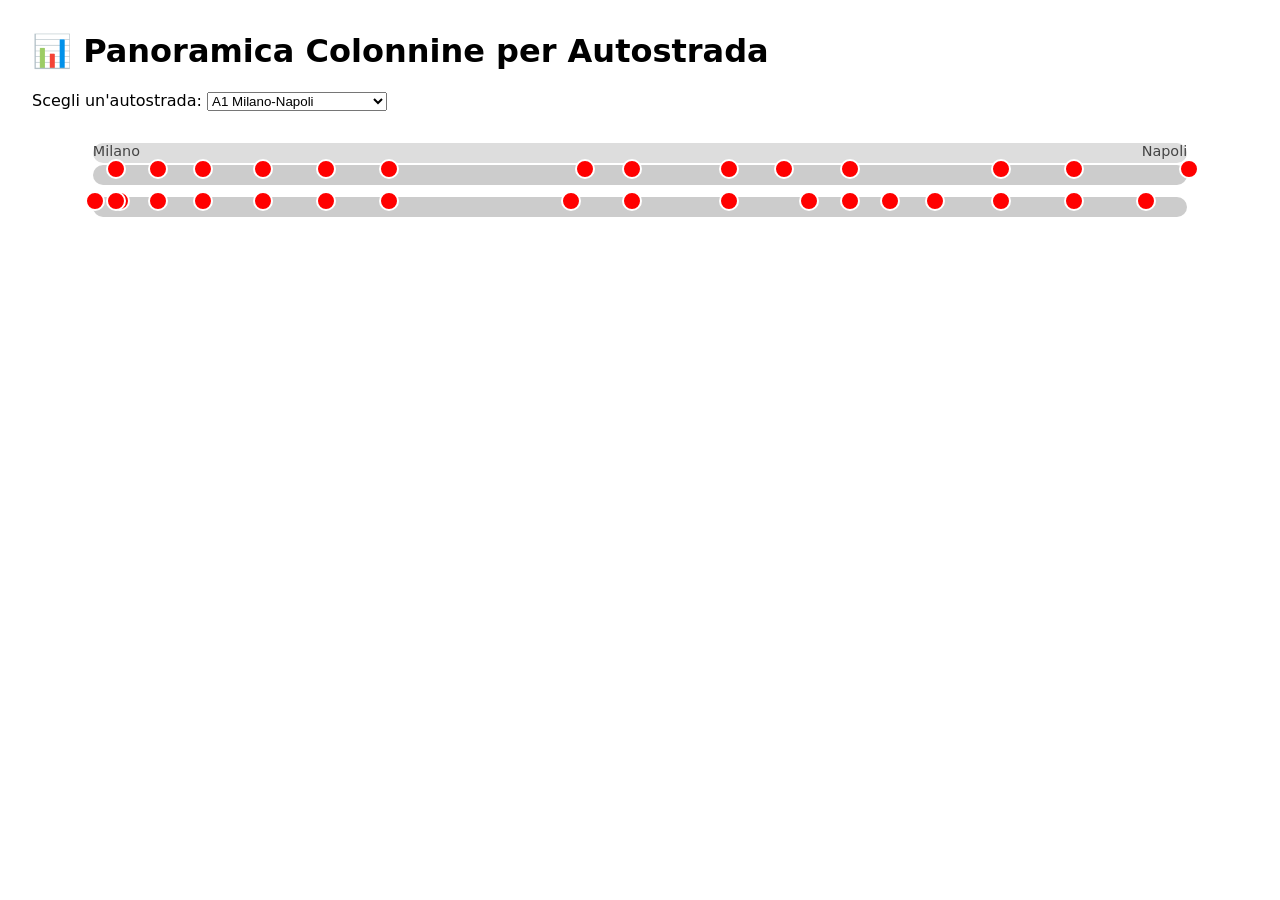
<file: autostrade.html>
<!DOCTYPE html>
<html lang="it">
<head>
  <meta charset="UTF-8">
  <title>Panoramica Autostrade</title>
  <link rel="icon" type="image/png" sizes="32x32" href="img/favicon-32.png" />
  <style>
    body { font-family: system-ui, -apple-system, sans-serif; margin: 2em; }
    #visual-bar-container {
      margin: 2em auto;
      max-width: 90%;
      height: 20px;
      background: #ddd;
      position: relative;
      border-radius: 10px;
    }
    #visual-bar-labels {
      display: flex;
      justify-content: space-between;
      margin-bottom: 6px;
      font-size: 0.9em;
      color: #444;
      background: transparent;
    }
    .visual-bar {
      height: 20px;
      background: #ccc;
      position: relative;
      border-radius: 10px;
      margin-bottom: 12px;
    }
    .marker-icon {
      position: absolute;
      top: -6px;
      width: 16px;
      height: 16px;
      background: red;
      border-radius: 50%;
      border: 2px solid white;
    }
  </style>
</head>
<body>
  <h1>📊 Panoramica Colonnine per Autostrada</h1>

  <label for="autostradaSelect">Scegli un'autostrada:</label>
  <select id="autostradaSelect"></select>

  <div id="visual-bar-container">
    <div id="visual-bar-labels">
      <span id="label-inizio"></span>
      <span id="label-fine"></span>
    </div>
    <div id="visual-bar-top" class="visual-bar"></div>
    <div id="visual-bar-bottom" class="visual-bar"></div>
  </div>

  <script type="module" src="js/pages/autostrade.js"></script>
</body>
</html>
</file>
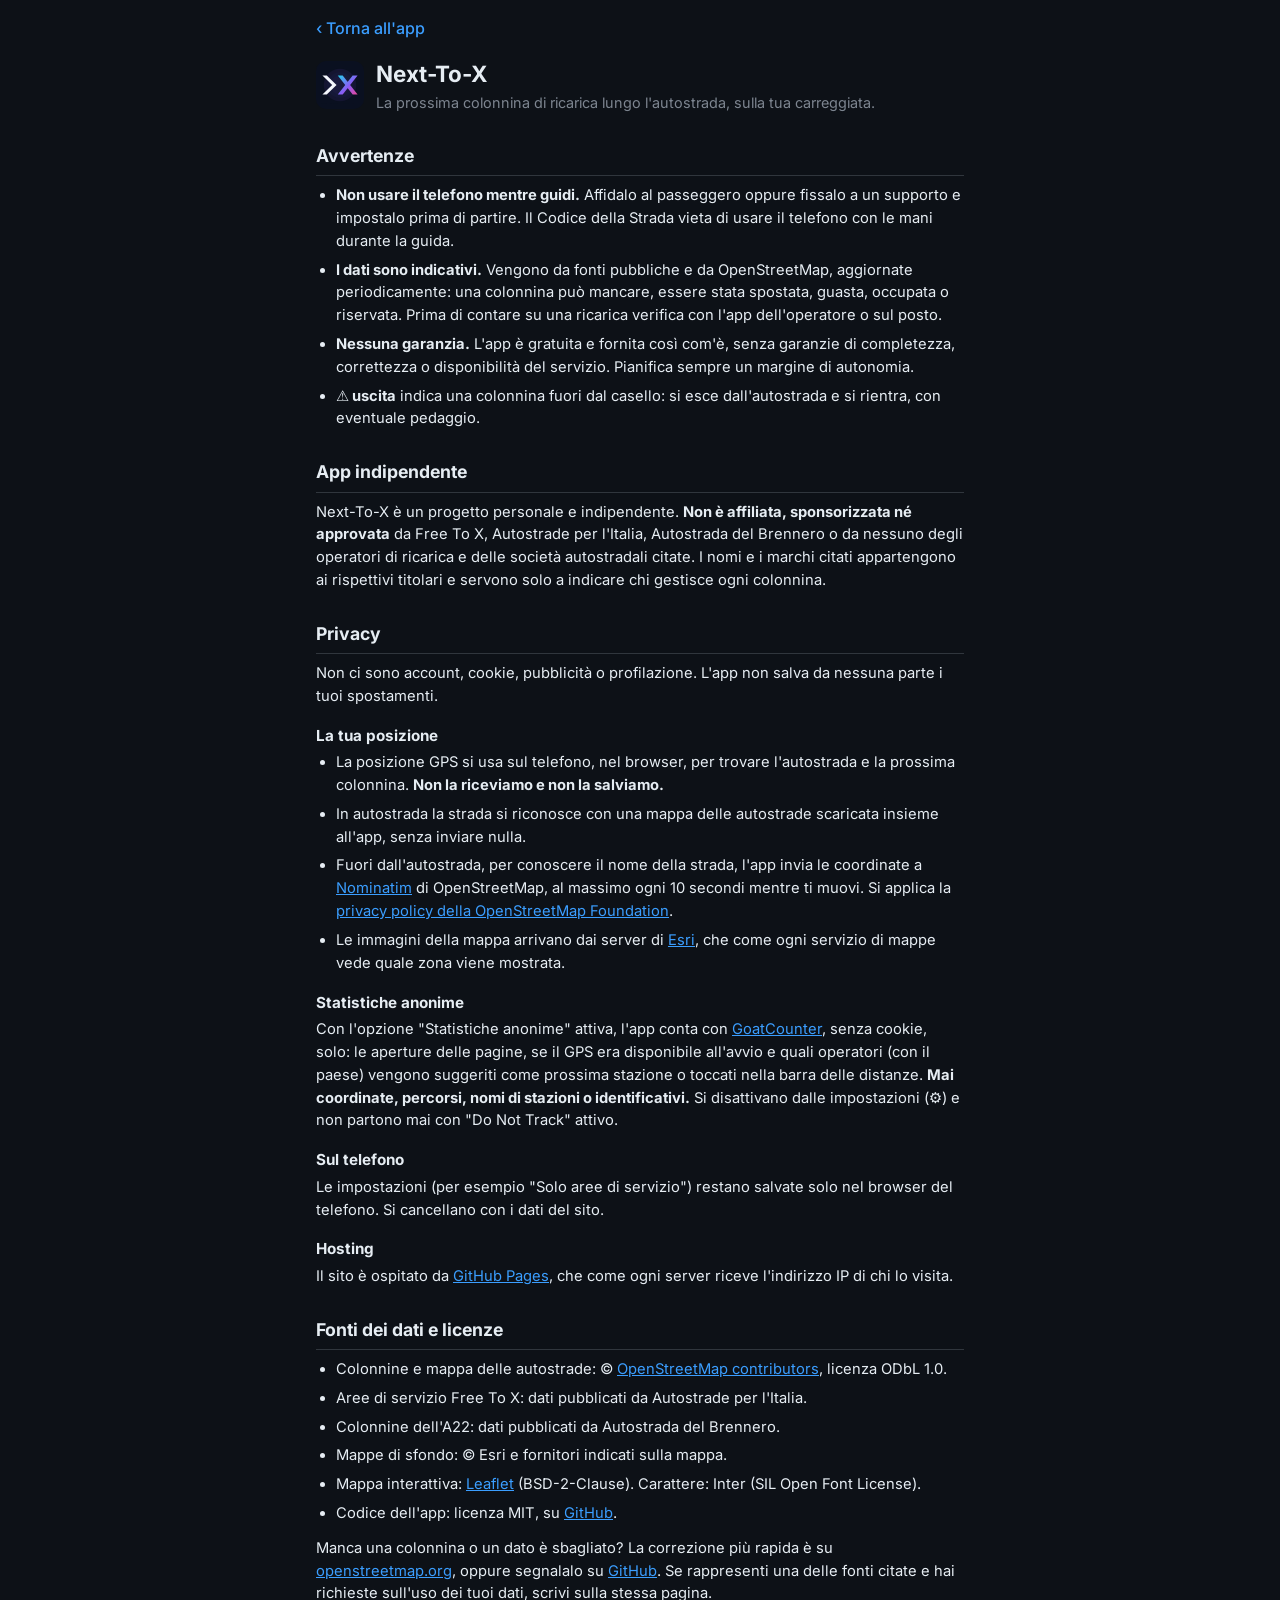
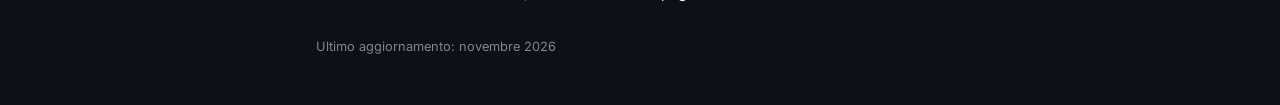
<file: info.html>
<!DOCTYPE html>
<html lang="it">
<head>
  <meta charset="UTF-8" />
  <meta name="viewport" content="width=device-width, initial-scale=1.0" />
  <title>Info e privacy – Next-To-X</title>
  <link rel="icon" type="image/png" sizes="32x32" href="img/favicon-32.png" />
  <link rel="apple-touch-icon" href="img/apple-touch-icon.png" />
  <meta name="theme-color" content="#0d1117" />
  <link rel="stylesheet" href="css/app.css" />
</head>
<body class="pagina-info">
<main>
  <a class="torna" href="./">‹ Torna all'app</a>

  <header>
    <img src="img/icona-192.png" alt="" width="48" height="48" />
    <div>
      <h1>Next-To-X</h1>
      <p>La prossima colonnina di ricarica lungo l'autostrada, sulla tua carreggiata.</p>
    </div>
  </header>

  <section id="uso">
    <h2>Avvertenze</h2>
    <ul>
      <li><strong>Non usare il telefono mentre guidi.</strong> Affidalo al passeggero oppure fissalo a un supporto e impostalo prima di partire. Il Codice della Strada vieta di usare il telefono con le mani durante la guida.</li>
      <li><strong>I dati sono indicativi.</strong> Vengono da fonti pubbliche e da OpenStreetMap, aggiornate periodicamente: una colonnina può mancare, essere stata spostata, guasta, occupata o riservata. Prima di contare su una ricarica verifica con l'app dell'operatore o sul posto.</li>
      <li><strong>Nessuna garanzia.</strong> L'app è gratuita e fornita così com'è, senza garanzie di completezza, correttezza o disponibilità del servizio. Pianifica sempre un margine di autonomia.</li>
      <li><strong>⚠️ uscita</strong> indica una colonnina fuori dal casello: si esce dall'autostrada e si rientra, con eventuale pedaggio.</li>
    </ul>
  </section>

  <section id="indipendenza">
    <h2>App indipendente</h2>
    <p>Next-To-X è un progetto personale e indipendente. <strong>Non è affiliata, sponsorizzata né approvata</strong> da Free To X, Autostrade per l'Italia, Autostrada del Brennero o da nessuno degli operatori di ricarica e delle società autostradali citate. I nomi e i marchi citati appartengono ai rispettivi titolari e servono solo a indicare chi gestisce ogni colonnina.</p>
  </section>

  <section id="privacy">
    <h2>Privacy</h2>
    <p>Non ci sono account, cookie, pubblicità o profilazione. L'app non salva da nessuna parte i tuoi spostamenti.</p>
    <h3>La tua posizione</h3>
    <ul>
      <li>La posizione GPS si usa sul telefono, nel browser, per trovare l'autostrada e la prossima colonnina. <strong>Non la riceviamo e non la salviamo.</strong></li>
      <li>In autostrada la strada si riconosce con una mappa delle autostrade scaricata insieme all'app, senza inviare nulla.</li>
      <li>Fuori dall'autostrada, per conoscere il nome della strada, l'app invia le coordinate a <a href="https://nominatim.org/">Nominatim</a> di OpenStreetMap, al massimo ogni 10 secondi mentre ti muovi. Si applica la <a href="https://osmfoundation.org/wiki/Privacy_Policy">privacy policy della OpenStreetMap Foundation</a>.</li>
      <li>Le immagini della mappa arrivano dai server di <a href="https://www.esri.com/">Esri</a>, che come ogni servizio di mappe vede quale zona viene mostrata.</li>
    </ul>
    <h3>Statistiche anonime</h3>
    <p>Con l'opzione "Statistiche anonime" attiva, l'app conta con <a href="https://www.goatcounter.com/">GoatCounter</a>, senza cookie, solo: le aperture delle pagine, se il GPS era disponibile all'avvio e quali operatori (con il paese) vengono suggeriti come prossima stazione o toccati nella barra delle distanze. <strong>Mai coordinate, percorsi, nomi di stazioni o identificativi.</strong> Si disattivano dalle impostazioni (⚙) e non partono mai con "Do Not Track" attivo.</p>
    <h3>Sul telefono</h3>
    <p>Le impostazioni (per esempio "Solo aree di servizio") restano salvate solo nel browser del telefono. Si cancellano con i dati del sito.</p>
    <h3>Hosting</h3>
    <p>Il sito è ospitato da <a href="https://docs.github.com/it/site-policy/privacy-policies/github-general-privacy-statement">GitHub Pages</a>, che come ogni server riceve l'indirizzo IP di chi lo visita.</p>
  </section>

  <section id="fonti">
    <h2>Fonti dei dati e licenze</h2>
    <ul>
      <li>Colonnine e mappa delle autostrade: © <a href="https://www.openstreetmap.org/copyright">OpenStreetMap contributors</a>, licenza ODbL 1.0.</li>
      <li>Aree di servizio Free To X: dati pubblicati da Autostrade per l'Italia.</li>
      <li>Colonnine dell'A22: dati pubblicati da Autostrada del Brennero.</li>
      <li>Mappe di sfondo: © Esri e fornitori indicati sulla mappa.</li>
      <li>Mappa interattiva: <a href="https://leafletjs.com/">Leaflet</a> (BSD-2-Clause). Carattere: Inter (SIL Open Font License).</li>
      <li>Codice dell'app: licenza MIT, su <a href="https://github.com/epydemia/Next-To-X">GitHub</a>.</li>
    </ul>
    <p>Manca una colonnina o un dato è sbagliato? La correzione più rapida è su <a href="https://www.openstreetmap.org">openstreetmap.org</a>, oppure segnalalo su <a href="https://github.com/epydemia/Next-To-X/issues">GitHub</a>. Se rappresenti una delle fonti citate e hai richieste sull'uso dei tuoi dati, scrivi sulla stessa pagina.</p>
  </section>

  <p class="aggiornato">Ultimo aggiornamento: novembre 2026</p>
</main>
</body>
</html>
</file>
<file: css/app.css>
/* Inter servito dal sito (non da Google Fonts: nessuna richiesta a terzi). SIL OFL 1.1, font/OFL.txt */
@font-face {
  font-family: 'Inter';
  font-style: normal;
  font-display: swap;
  font-weight: 100 900;
  src: url(font/inter-latin-wght-normal.woff2) format('woff2');
  unicode-range: U+0000-00FF,U+0131,U+0152-0153,U+02BB-02BC,U+02C6,U+02DA,U+02DC,U+0304,U+0308,U+0329,U+2000-206F,U+20AC,U+2122,U+2191,U+2193,U+2212,U+2215,U+FEFF,U+FFFD;
}
@font-face {
  font-family: 'Inter';
  font-style: normal;
  font-display: swap;
  font-weight: 100 900;
  src: url(font/inter-latin-ext-wght-normal.woff2) format('woff2');
  unicode-range: U+0100-02BA,U+02BD-02C5,U+02C7-02CC,U+02CE-02D7,U+02DD-02FF,U+0304,U+0308,U+0329,U+1D00-1DBF,U+1E00-1E9F,U+1EF2-1EFF,U+2020,U+20A0-20AB,U+20AD-20C0,U+2113,U+2C60-2C7F,U+A720-A7FF;
}

*, *::before, *::after { box-sizing: border-box; margin: 0; padding: 0; }

:root {
  --bg: #0d1117;
  --surface: #161b22;
  --surface2: #21262d;
  --border: #30363d;
  --text: #e6edf3;
  --muted: #7d8590;
  --green: #00c853;
  --amber: #f59e0b;
  --red: #ef4444;
  --blue: #3b9eff;
}

body {
  font-family: 'Inter', system-ui, -apple-system, sans-serif;
  background: var(--bg);
  color: var(--text);
  height: 100dvh;
  display: flex;
  flex-direction: column;
  overflow: hidden;
  -webkit-tap-highlight-color: transparent;
}

/* ── Options panel ──────────────────────────────── */
#options-panel {
  position: fixed;
  top: 0;
  bottom: 0;
  right: -100%;
  width: min(300px, 85vw);
  background: var(--surface);
  border-left: 1px solid var(--border);
  box-shadow: -8px 0 32px rgba(0,0,0,.5);
  transition: right .25s ease;
  z-index: 2000;
  display: flex;
  flex-direction: column;
  overflow-y: auto;
}
#options-panel.open { right: 0; }

#options-header {
  display: flex;
  align-items: center;
  justify-content: space-between;
  padding: 20px 16px 16px;
  border-bottom: 1px solid var(--border);
  font-weight: 600;
}

#options-brand { display: flex; align-items: center; gap: 10px; }
#options-brand img { border-radius: 8px; }
#options-app { font-weight: 700; letter-spacing: .02em; }
#options-title { font-size: .8em; font-weight: 500; color: var(--muted); }

#options-close {
  background: none;
  border: none;
  color: var(--muted);
  font-size: 1.1em;
  cursor: pointer;
  padding: 6px 10px;
  border-radius: 6px;
  line-height: 1;
}
#options-close:active { background: var(--surface2); }

.setting-row[hidden] { display: none; }
.setting-row {
  display: flex;
  align-items: center;
  padding: 16px;
  border-bottom: 1px solid var(--border);
  cursor: pointer;
  gap: 12px;
  user-select: none;
  min-height: 56px;
}
.setting-label { flex: 1; font-size: .95em; }
.setting-link { color: var(--text); text-decoration: none; }
.setting-link span[aria-hidden] { color: var(--muted); font-size: 1.3em; }
.setting-hint { padding: 8px 16px 4px; font-size: .8em; color: var(--muted); }

/* Toggle switch */
.toggle-input { display: none; }
.toggle-track {
  flex-shrink: 0;
  width: 44px;
  height: 24px;
  background: var(--border);
  border-radius: 12px;
  position: relative;
  transition: background .2s;
}
.toggle-track::after {
  content: '';
  position: absolute;
  top: 3px;
  left: 3px;
  width: 18px;
  height: 18px;
  background: white;
  border-radius: 50%;
  transition: transform .2s;
}
.toggle-input:checked + .toggle-track { background: var(--green); }
.toggle-input:checked + .toggle-track::after { transform: translateX(20px); }

#csv-debug-section {
  padding: 4px 16px 12px;
  border-bottom: 1px solid var(--border);
}
#csv-debug-section input[type="file"] { width: 100%; font-size: .85em; color: var(--muted); }
#csvStatus { font-size: .8em; margin-top: 4px; color: var(--green); }

/* Cursore della simulazione: sotto l'HUD, a sinistra della barra distanze verticale */
#sim-cursore[hidden] { display: none; }
#sim-cursore {
  position: absolute;
  top: 64px;
  left: 10px;
  right: 84px;
  z-index: 1000;
  display: flex;
  align-items: center;
  gap: 10px;
  padding: 8px 12px;
  background: rgba(13,17,23,.8);
  border: 1px solid var(--border);
  border-radius: 10px;
}
#simSlider { flex: 1; min-width: 0; accent-color: var(--green); }
#simTempo { font-size: .75em; color: var(--muted); font-variant-numeric: tabular-nums; white-space: nowrap; }

/* ── Map wrapper ────────────────────────────────── */
#map-wrapper {
  flex: 1;
  position: relative;
  overflow: hidden;
  min-height: 0;
}

/* fallback per browser che non supportano 100dvh */
@supports not (height: 100dvh) {
  body { height: 100vh; }
}

#map { width: 100%; height: 100%; }

/* HUD overlay – top */
#hud-top {
  position: absolute;
  top: 0;
  left: 0;
  right: 0;
  z-index: 1000;
  display: flex;
  align-items: center;
  gap: 10px;
  /* a sinistra lascia spazio ai tasti dello zoom di Leaflet */
  padding: 14px 14px 36px 56px;
  background: linear-gradient(to bottom,
    rgba(0,0,0,.75) 0%,
    rgba(0,0,0,.35) 60%,
    transparent 100%);
  pointer-events: none;
}
#hud-top > * { pointer-events: auto; }

#strada {
  flex: 1;
  font-size: 1em;
  font-weight: 600;
  color: white;
  text-shadow: 0 1px 4px rgba(0,0,0,.6);
  white-space: nowrap;
  overflow: hidden;
  text-overflow: ellipsis;
}

#direzione {
  font-size: .85em;
  color: rgba(255,255,255,.85);
  text-shadow: 0 1px 3px rgba(0,0,0,.6);
  white-space: nowrap;
  flex-shrink: 0;
}

#options-toggle {
  width: 40px;
  height: 40px;
  background: rgba(0,0,0,.5);
  border: 1px solid rgba(255,255,255,.2);
  border-radius: 50%;
  color: white;
  font-size: 17px;
  cursor: pointer;
  display: flex;
  align-items: center;
  justify-content: center;
  flex-shrink: 0;
  backdrop-filter: blur(4px);
  -webkit-backdrop-filter: blur(4px);
}

/* HUD overlay – next station (bottom of map) */
#next-station {
  position: absolute;
  left: 0;
  right: 0;
  bottom: 0;
  z-index: 1000;
  /* in fondo resta una riga per i crediti della mappa (vedi .leaflet-control-attribution) */
  padding: 32px 16px 26px;
  background: linear-gradient(to top,
    rgba(0,0,0,.85) 0%,
    rgba(0,0,0,.5) 55%,
    transparent 100%);
  display: flex;
  align-items: flex-end;
  flex-wrap: wrap;
  gap: 8px 12px;
}

.next-station-info { color: rgba(255,255,255,.45); font-size: 1em; }

.next-station-name {
  font-weight: 700;
  font-size: 1.15em;
  color: white;
  flex: 1;
  text-shadow: 0 1px 4px rgba(0,0,0,.7);
}
.next-station-titolo {
  flex: 1;
  min-width: 0;
  display: flex;
  flex-direction: column;
  gap: 2px;
}
.next-station-op {
  font-size: .85em;
  font-weight: 500;
  color: rgba(255,255,255,.7);
  text-shadow: 0 1px 4px rgba(0,0,0,.7);
}
.next-station-dir {
  font-size: .9em;
  color: rgba(255,255,255,.7);
  align-self: flex-end;
}
.next-station-exit {
  font-size: .8em;
  background: rgba(245,158,11,.2);
  color: var(--amber);
  padding: 2px 8px;
  border-radius: 20px;
  border: 1px solid rgba(245,158,11,.35);
  align-self: flex-end;
}
.next-station-dist {
  font-size: 2em;
  font-weight: 700;
  color: var(--green);
  text-shadow: 0 0 20px rgba(0,200,83,.4);
  align-self: flex-end;
  white-space: nowrap;
}

/* ── Bottom panel ───────────────────────────────── */
#bottom-panel {
  background: var(--surface);
  border-top: 1px solid var(--border);
  flex-shrink: 0;
  /* il fumetto della barra distanze sale sopra la mappa e i suoi overlay */
  position: relative;
  z-index: 1100;
}

/* ── Barra distanze ──────────────────────────────
   Orizzontale nel pannello in basso (schermo in orizzontale), verticale sul bordo
   destro della mappa (schermo in verticale): hud.js sposta il contenitore e aggiunge
   .verticale. Ogni elemento ha --pos, la posizione lungo la barra in %. */
#distance-bar-container {
  display: flex;
  align-items: center;
  gap: 12px;
  /* spazio per l'etichetta della prossima stazione sopra e le tacche sotto */
  padding: 36px 16px 24px;
  border-bottom: 1px solid var(--border);
}
.bar-posizione {
  width: 28px;
  height: 28px;
  flex-shrink: 0;
  border-radius: 50%;
  background: rgba(59,158,255,.16);
  display: flex;
  align-items: center;
  justify-content: center;
}
.bar-posizione svg { width: 16px; height: 16px; transform: rotate(90deg); }

#distance-bar {
  flex: 1;
  position: relative;
  height: 6px;
  border-radius: 3px;
  background: var(--border);
}
.bar-percorso {
  position: absolute;
  left: 0;
  top: 0;
  height: 100%;
  width: var(--pos);
  border-radius: 3px;
  background: var(--green);
  opacity: .55;
}
.bar-tacca {
  position: absolute;
  left: var(--pos);
  top: 12px;
  transform: translateX(-50%);
  font-size: 10px;
  color: #8b949e;
  white-space: nowrap;
}
.bar-tacca--fine { transform: translateX(-100%); }
.bar-tacca--fine::after { content: ' km'; }

.bar-punto {
  position: absolute;
  left: var(--pos);
  top: 50%;
  width: 28px;
  height: 28px;
  transform: translate(-50%, -50%);
  padding: 0;
  border: none;
  background: none;
  cursor: pointer;
  display: flex;
  align-items: center;
  justify-content: center;
  -webkit-tap-highlight-color: transparent;
}
.bar-punto::before {
  content: '';
  width: 10px;
  height: 10px;
  box-sizing: border-box;
  border-radius: 50%;
  background: var(--surface);
  border: 2px solid var(--green);
}
.bar-punto--uscita::before { border-color: var(--amber); }
.bar-punto--prossima { pointer-events: none; }
.bar-punto--prossima::before {
  width: 12px;
  height: 12px;
  border: none;
  background: var(--green);
  box-shadow: 0 0 0 3px var(--surface);
}
.bar-punto--prossima.bar-punto--uscita::before { background: var(--amber); }

.bar-etichetta {
  position: absolute;
  left: var(--pos);
  bottom: 14px;
  transform: translateX(-50%);
  display: flex;
  align-items: center;
  gap: 4px;
  padding: 5px 10px 5px 8px;
  border: none;
  border-radius: 999px;
  background: var(--green);
  color: var(--bg);
  font: inherit;
  font-size: 13px;
  font-weight: 700;
  white-space: nowrap;
  cursor: pointer;
  -webkit-tap-highlight-color: transparent;
}
.bar-etichetta--uscita { background: var(--amber); }
.bar-etichetta svg { width: 14px; height: 14px; fill: currentColor; }

.bar-tooltip {
  position: absolute;
  bottom: 52px;
  transform: translateX(-50%);
  z-index: 10;
  display: flex;
  flex-direction: column;
  gap: 2px;
  min-width: 160px;
  max-width: min(280px, 90vw);
  padding: 8px 12px;
  background: var(--surface2);
  border: 1px solid var(--border);
  border-radius: 10px;
  box-shadow: 0 6px 20px rgba(0,0,0,.5);
  font-size: .82em;
  color: var(--muted);
  line-height: 1.35;
}
.bar-tooltip strong { color: var(--text); font-size: 1.05em; }
.bar-tooltip-dist { color: var(--green); font-weight: 600; }

/* Schermo in verticale: striscia sul bordo destro della mappa, si sale verso la meta */
#distance-bar-container.verticale {
  position: absolute;
  right: 10px;
  top: 76px;
  bottom: 112px;
  z-index: 1000;
  width: 64px;
  box-sizing: border-box;
  flex-direction: column-reverse;
  gap: 10px;
  padding: 16px 0 12px;
  border: 1px solid var(--border);
  border-radius: 16px;
  background: rgba(13,17,23,.82);
}
.verticale .bar-posizione svg { transform: none; }
.verticale #distance-bar { width: 6px; height: auto; }
.verticale .bar-percorso { top: auto; bottom: 0; width: 100%; height: var(--pos); }
.verticale .bar-tacca { left: auto; top: auto; right: 14px; bottom: var(--pos); transform: translateY(50%); }
.verticale .bar-tacca--fine::after { content: ''; }
.verticale .bar-punto { left: 50%; top: auto; bottom: var(--pos); transform: translate(-50%, 50%); }
.verticale .bar-etichetta {
  left: auto;
  right: 44px;
  bottom: var(--pos);
  transform: translateY(50%);
  box-shadow: 0 2px 10px rgba(0,0,0,.45);
}
.verticale .bar-tooltip {
  left: auto !important;
  right: 44px;
  min-width: 220px;
  bottom: var(--pos);
  transform: translateY(50%);
}

#stations-toggle-btn {
  width: 100%;
  background: none;
  border: none;
  color: var(--muted);
  padding: 12px 16px;
  display: flex;
  align-items: center;
  justify-content: space-between;
  cursor: pointer;
  font-size: .85em;
  font-family: inherit;
  min-height: 48px;
}
#stations-toggle-btn:active { background: var(--surface2); }
#stations-chevron { font-size: .75em; transition: transform .2s; }
#stations-chevron.open { transform: rotate(180deg); }

#stations-list {
  max-height: 40vh;
  overflow-y: auto;
  border-top: 1px solid var(--border);
}

#stations-table {
  width: 100%;
  border-collapse: collapse;
  font-size: .85em;
}
#stations-table thead th {
  padding: 8px 12px;
  text-align: left;
  color: var(--muted);
  font-weight: 500;
  font-size: .78em;
  text-transform: uppercase;
  letter-spacing: .05em;
  border-bottom: 1px solid var(--border);
  background: var(--surface);
  position: sticky;
  top: 0;
}
.th-dist { text-align: right; }
#stations-table tbody tr { border-bottom: 1px solid var(--border); }
#stations-table tbody tr:active { background: var(--surface2); }
#stations-table td { padding: 10px 12px; vertical-align: middle; }
#stations-table td:first-child { font-weight: 500; }
#stations-table .td-road { color: var(--muted); }
#stations-table .td-dist {
  color: var(--green);
  font-weight: 600;
  text-align: right;
  white-space: nowrap;
}
#stations-table .td-exit {
  color: var(--amber);
  font-weight: 600;
  text-align: right;
  white-space: nowrap;
}

/* ── Markers ────────────────────────────────────── */
.marker-grigio {
  width: 10px;
  height: 10px;
  border-radius: 50%;
  background: #7d8590;
  border: 2px solid rgba(255,255,255,.6);
}
.marker-rosso {
  width: 12px;
  height: 12px;
  border-radius: 50%;
  background: var(--red);
  border: 2px solid rgba(255,255,255,.8);
}
.marker-prossima {
  width: 18px;
  height: 18px;
  border-radius: 50%;
  background: var(--green);
  border: 3px solid white;
  box-shadow: 0 0 12px rgba(0,200,83,.7);
}
.marker-uscita {
  width: 12px;
  height: 12px;
  border-radius: 50%;
  background: var(--amber);
  border: 2px solid rgba(255,255,255,.8);
}
.marker-uscita-prossima {
  width: 18px;
  height: 18px;
  border-radius: 50%;
  background: var(--amber);
  border: 3px solid white;
  box-shadow: 0 0 12px rgba(245,158,11,.7);
}

/* ── User marker (arrow) ────────────────────────── */
.marker-blu {
  width: 32px;
  height: 32px;
  display: flex;
  align-items: center;
  justify-content: center;
}
.marker-blu .freccia {
  display: block;
  width: 32px;
  height: 32px;
  transition: transform .3s ease;
}
.marker-blu .freccia svg {
  width: 100%;
  height: 100%;
  fill: var(--blue);
  stroke: white;
  stroke-width: 2;
}

/* ── Leaflet dark overrides ─────────────────────── */
.leaflet-popup-content-wrapper {
  background: var(--surface2);
  color: var(--text);
  border-radius: 10px;
  box-shadow: 0 4px 16px rgba(0,0,0,.4);
  border: 1px solid var(--border);
}
.leaflet-popup-tip { background: var(--surface2); }
.leaflet-popup-close-button { color: var(--muted) !important; }
/* Attribuzione dei dati: discreta, senza fondo chiaro, leggibile sul tema scuro */
.leaflet-container .leaflet-control-attribution {
  background: transparent;
  color: rgba(255,255,255,.5);
  font-size: 10px;
  line-height: 1.4;
  padding: 0 6px 2px;
}
.leaflet-container .leaflet-control-attribution a { color: rgba(255,255,255,.65); }
/* sopra la sfumatura del pannello "prossima stazione", che altrimenti la nasconde */
#map .leaflet-bottom { z-index: 1001; }
/* Una riga sola, sotto il nome della stazione; un tocco la apre per intero */
#map .leaflet-bottom.leaflet-left { right: 0; }
#map .leaflet-control-attribution {
  float: none;
  margin: 0;
  max-width: 100%;
  padding: 0 10px 4px;
  white-space: nowrap;
  overflow: hidden;
  text-overflow: ellipsis;
  cursor: pointer;
}
#map .leaflet-control-attribution.aperta {
  white-space: normal;
  padding: 6px 10px;
  background: rgba(0,0,0,.9);
}

.leaflet-control-zoom a {
  background: var(--surface2) !important;
  color: var(--text) !important;
  border-color: var(--border) !important;
}
.leaflet-bar {
  border: 1px solid var(--border) !important;
  box-shadow: 0 2px 8px rgba(0,0,0,.3) !important;
}

/* ── Avvertenze al primo avvio ──────────────────── */
#avvertenze {
  position: fixed;
  inset: 0;
  z-index: 3000;
  display: flex;
  align-items: center;
  justify-content: center;
  padding: 16px;
  background: rgba(1, 4, 9, .75);
}
#avvertenze[hidden] { display: none; }
#avvertenze-box {
  width: 100%;
  max-width: 420px;
  max-height: 100%;
  overflow-y: auto;
  background: var(--surface);
  border: 1px solid var(--border);
  border-radius: 14px;
  padding: 20px;
  box-shadow: 0 8px 32px rgba(0,0,0,.5);
}
#avvertenze h2 { font-size: 1.2em; margin-bottom: 12px; }
#avvertenze ul { list-style: none; display: flex; flex-direction: column; gap: 10px; margin-bottom: 18px; }
#avvertenze li { display: flex; gap: 10px; font-size: .9em; line-height: 1.4; color: var(--muted); }
#avvertenze li strong { color: var(--text); font-weight: 600; }
#avvertenze-ok {
  width: 100%;
  padding: 12px;
  border: 0;
  border-radius: 10px;
  background: var(--green);
  color: #04130a;
  font: inherit;
  font-weight: 600;
  font-size: 1em;
  cursor: pointer;
}
#avvertenze-info { display: block; text-align: center; margin-top: 12px; font-size: .85em; color: var(--blue); }

/* ── Pagina info (info.html) ────────────────────── */
body.pagina-info { height: auto; min-height: 100dvh; display: block; overflow: auto; }
.pagina-info main { max-width: 680px; margin: 0 auto; padding: 16px 16px 48px; line-height: 1.55; }
.pagina-info a { color: var(--blue); }
.pagina-info .torna { display: inline-block; margin-bottom: 16px; text-decoration: none; font-weight: 500; }
.pagina-info header { display: flex; align-items: center; gap: 12px; margin-bottom: 8px; }
.pagina-info header img { border-radius: 10px; flex-shrink: 0; }
.pagina-info h1 { font-size: 1.4em; }
.pagina-info header p { color: var(--muted); font-size: .9em; }
.pagina-info h2 { font-size: 1.1em; margin: 28px 0 8px; padding-bottom: 6px; border-bottom: 1px solid var(--border); }
.pagina-info h3 { font-size: .95em; margin: 16px 0 4px; }
.pagina-info p, .pagina-info li { font-size: .92em; }
.pagina-info ul { padding-left: 20px; display: flex; flex-direction: column; gap: 6px; }
.pagina-info ul + p { margin-top: 12px; }
.pagina-info .aggiornato { margin-top: 32px; color: var(--muted); font-size: .8em; }
</file>
